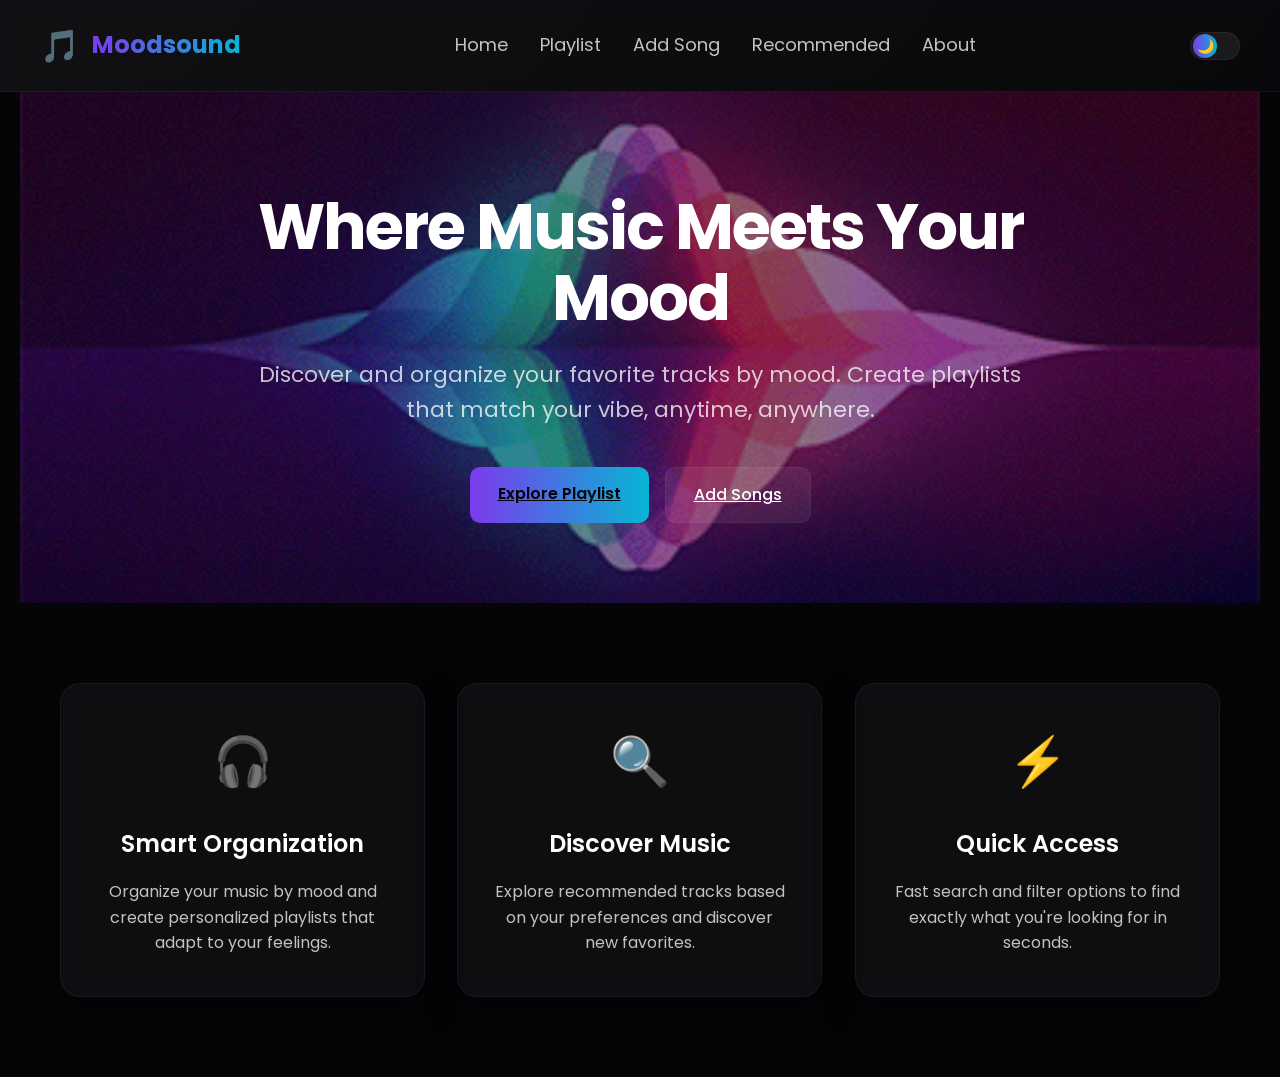
<file: index.html>
<!doctype html>
<html>
<head>
<meta charset="utf-8">
<title>Moodsound — Home</title>
<link rel="stylesheet" href="style.css" />
</head>
<body>
<nav class="nav">
<div class="nav-brand">
<span class="logo">🎵</span>
<span class="brand-name">Moodsound</span>
</div>
<div class="nav-links">
<a href="index.html">Home</a>
<a href="playlist.html">Playlist</a>
<a href="add.html">Add Song</a>
<a href="recommended.html">Recommended</a>
<a href="about.html">About</a>
</div>
<div class="nav-actions">
<button id="themeToggle" class="theme-toggle" title="Toggle theme">
<div class="theme-toggle-slider">
<span class="theme-toggle-icon">🌙</span>
</div>
</button>
</div>
</nav>

<main class="main-content">
<header class="hero" style="background-image: url('bg.gif'); background-size: cover; background-position: center; background-blend-mode: overlay;">
<div class="hero-content">
<h1 class="hero-title">Where Music Meets Your Mood</h1>
<p class="hero-subtitle">Discover and organize your favorite tracks by mood. Create playlists that match your vibe, anytime, anywhere.</p>
<div class="hero-actions">
<a href="playlist.html" class="btn btn-primary">Explore Playlist</a>
<a href="add.html" class="btn btn-secondary">Add Songs</a>
</div>
</div>
</header>

<section class="features-section">
<div class="container">
<div class="feature-card">
<div class="feature-icon">🎧</div>
<h3>Smart Organization</h3>
<p>Organize your music by mood and create personalized playlists that adapt to your feelings.</p>
</div>
<div class="feature-card" >
<div class="feature-icon">🔍</div>
<h3>Discover Music</h3>
<p>Explore recommended tracks based on your preferences and discover new favorites.</p>
</div>
<div class="feature-card">
<div class="feature-icon">⚡</div>
<h3>Quick Access</h3>
<p>Fast search and filter options to find exactly what you're looking for in seconds.</p>
</div>
</div>
</section>
</main>

<script src="theme.js"></script>
</body>
</html>
</file>
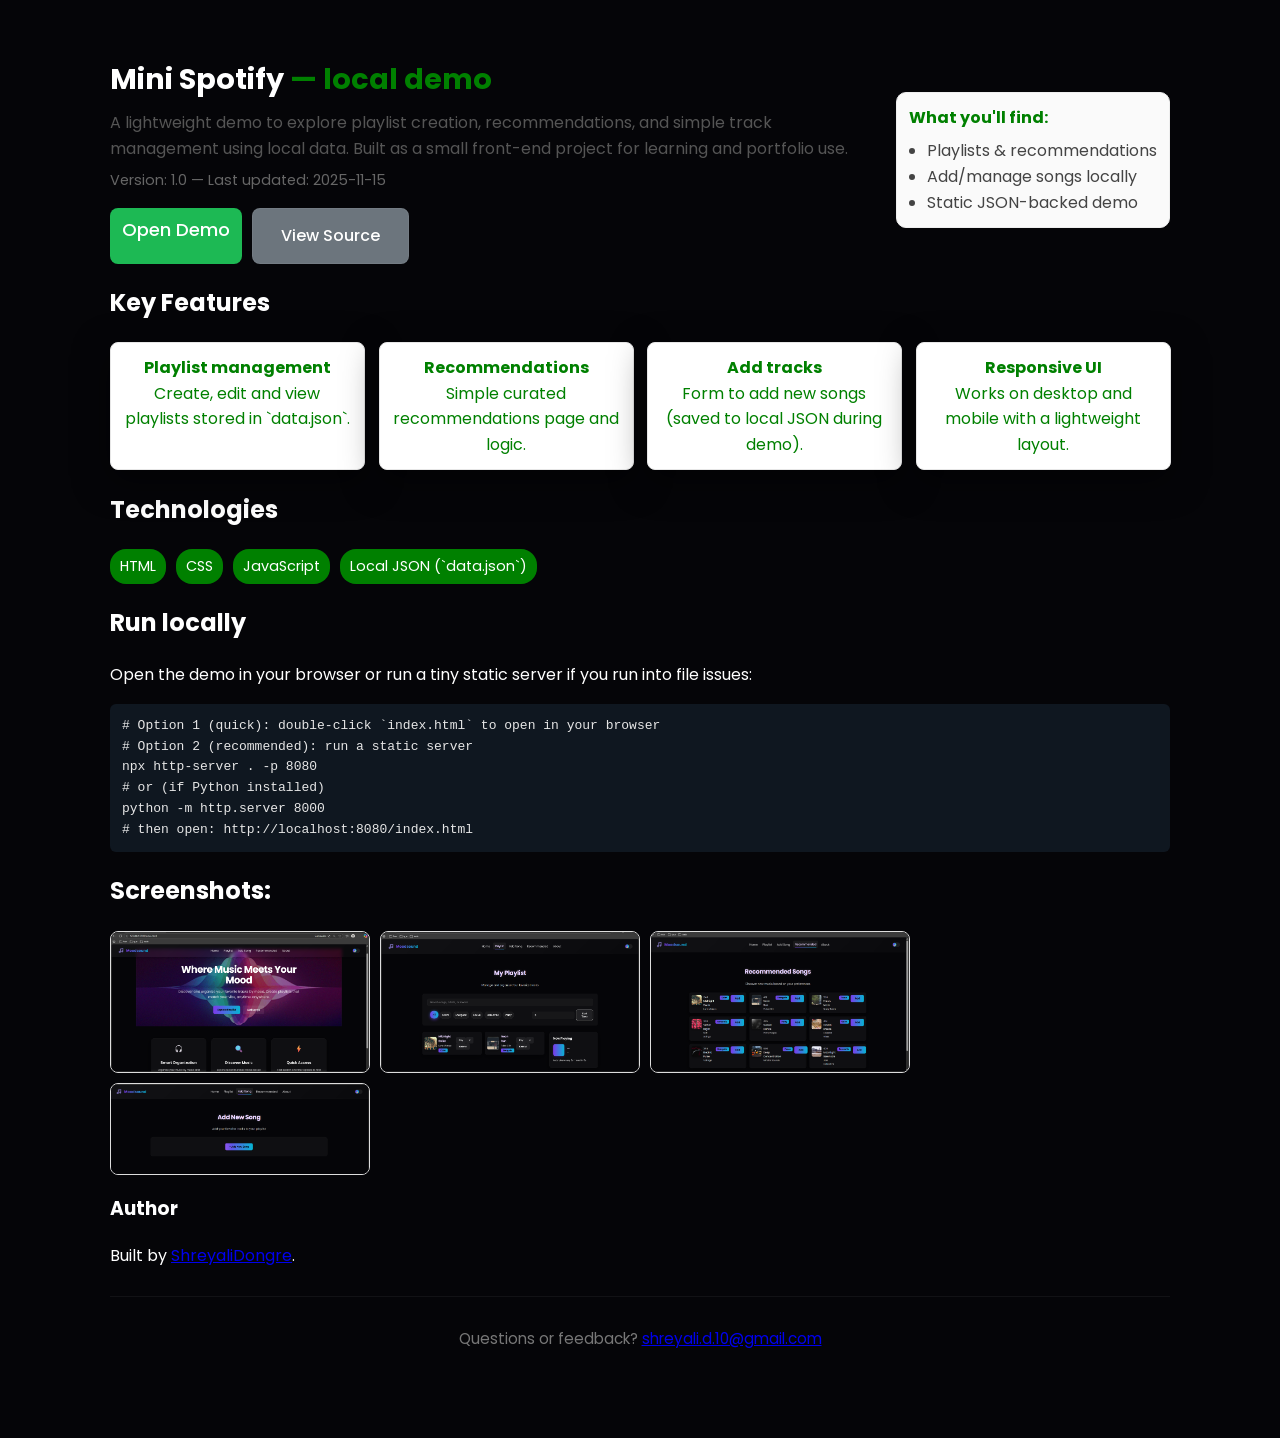
<file: about.html>
<!doctype html>
<html lang="en">
<head>
  <meta charset="utf-8" />
  <meta name="viewport" content="width=device-width,initial-scale=1" />
  <title>About — Mini Spotify</title>
  <link rel="stylesheet" href="style.css" />
  <style>
    .about-container { max-width: 1100px; margin: 36px auto; padding: 20px; }
    .about-hero { display:flex; gap:20px; align-items:center; flex-wrap:wrap; }
    .about-hero .title { flex:1 1 320px; }
    .about-hero h1 { margin:0 0 8px; font-size:1.8rem; }
    .about-hero p.lead { margin:0; color:#555; }
    .features-grid { display:grid; grid-template-columns:repeat(auto-fit,minmax(220px,1fr)); gap:14px; margin:20px 0; }
    .feature-card { border:1px solid #e6e6e6; padding:12px; border-radius:8px; background:#ffffff; }
    .tech-list { display:flex; flex-wrap:wrap; gap:10px; margin:10px 0; }
    .tech-pill { padding:6px 10px; background:#f3f3f3; border-radius:16px; font-size:.9rem; }
    .screenshot-row { display:flex; gap:10px; flex-wrap:wrap; margin-top:12px; }
    .screenshot-row img { width:260px; max-width:100%; border-radius:8px; border:1px solid #ddd; }
    .cta-row { margin-top:16px; display:flex; gap:10px; flex-wrap:wrap; }
    .btn { display:inline-block; padding:8px 12px; border-radius:8px; text-decoration:none; color:#fff; background:#1db954; }
    .btn.secondary { background:#6c757d; }
    pre.run { background:#0f1720; color:#e6e6e6; padding:12px; border-radius:6px; overflow:auto; }
    .meta { color:#666; font-size:.9rem; margin-top:8px; }
    @media (max-width:520px){ .about-hero{flex-direction:column} }
  </style>
</head>
<body>
  <main class="about-container">
    <section class="about-hero">
      <div class="title">
        <h1 >Mini Spotify <span style="color:green"> — local demo</span></h1>
        <p class="lead">A lightweight demo to explore playlist creation, recommendations, 
            and simple track management using local data. Built as a small front-end project for learning and portfolio use.</p>
        <div class="meta">Version: 1.0 — Last updated: 2025-11-15</div>
        <div class="cta-row">
          <a class="btn" href="index.html">Open Demo</a>
          <a class="btn secondary" href="https://github.com/ShreyaliDongre/mini-spotify" target="_blank" rel="noopener">View Source</a>
        </div>
      </div>
      <div style="min-width:220px">
        <div style="background:#fafafa;padding:12px;border-radius:10px;border:1px solid #eee;">
          <strong style="color:green">What you'll find:</strong>
          <ul style="margin:8px 0 0 18px;padding:0;color:#444">
            <li>Playlists & recommendations</li>
            <li>Add/manage songs locally</li>
            <li>Static JSON-backed demo</li>
          </ul>
        </div>
      </div>
    </section>

    <section>
      <h2>Key Features</h2>
      <div class="features-grid">
        <div class="feature-card" ><strong style="color:green">Playlist management</strong><div style="color:green">Create, edit and view playlists stored in `data.json`.</div></div>
        <div class="feature-card"><strong style="color:green">Recommendations</strong><div style="color:green">Simple curated recommendations page and logic.</div></div>
        <div class="feature-card"><strong style="color:green">Add tracks</strong><div style="color:green">Form to add new songs (saved to local JSON during demo).</div></div>
        <div class="feature-card"><strong style="color:green">Responsive UI</strong><div style="color:green">Works on desktop and mobile with a lightweight layout.</div></div>
      </div>
    </section>

    <section>
      <h2>Technologies</h2>
      <div class="tech-list">
        <span class="tech-pill" style="background-color: green">HTML</span>
        <span class="tech-pill" style="background-color: green">CSS</span>
        <span class="tech-pill" style="background-color: green">JavaScript</span>
        <span class="tech-pill" style="background-color: green">Local JSON (`data.json`)</span>
      </div>
    </section>

    <section>
      <h2>Run locally</h2>
      <p>Open the demo in your browser or run a tiny static server if you run into file issues:</p>
      <pre class="run"># Option 1 (quick): double-click `index.html` to open in your browser
# Option 2 (recommended): run a static server
npx http-server . -p 8080
# or (if Python installed)
python -m http.server 8000
# then open: http://localhost:8080/index.html
</pre>
    </section>

    <section>
      <h2>Screenshots:</h2>
      <div class="screenshot-row">
        <img src="index.png" alt="Index page screenshot" />
        <img src="playlist.png" alt="Playlist page screenshot " />
        <img src="recmd.png" alt="Recommended page screenshot " />
        <img src="add.png" alt="Add page screenshot " />

      </div>
    </section>

    <section style="margin-top:18px">
      <h3>Author</h3>
      <p>Built by <a href="https://github.com/ShreyaliDongre" target="_blank" rel="noopener">ShreyaliDongre</a>.
    </section>

    <footer style="margin-top:28px;color:#777;font-size:.95rem">
      <div>Questions or feedback? <a href="mailto:shreyali.d.10@gmail.com">shreyali.d.10@gmail.com</a></div>
    </footer>
  </main>
</body>
</html>
</file>
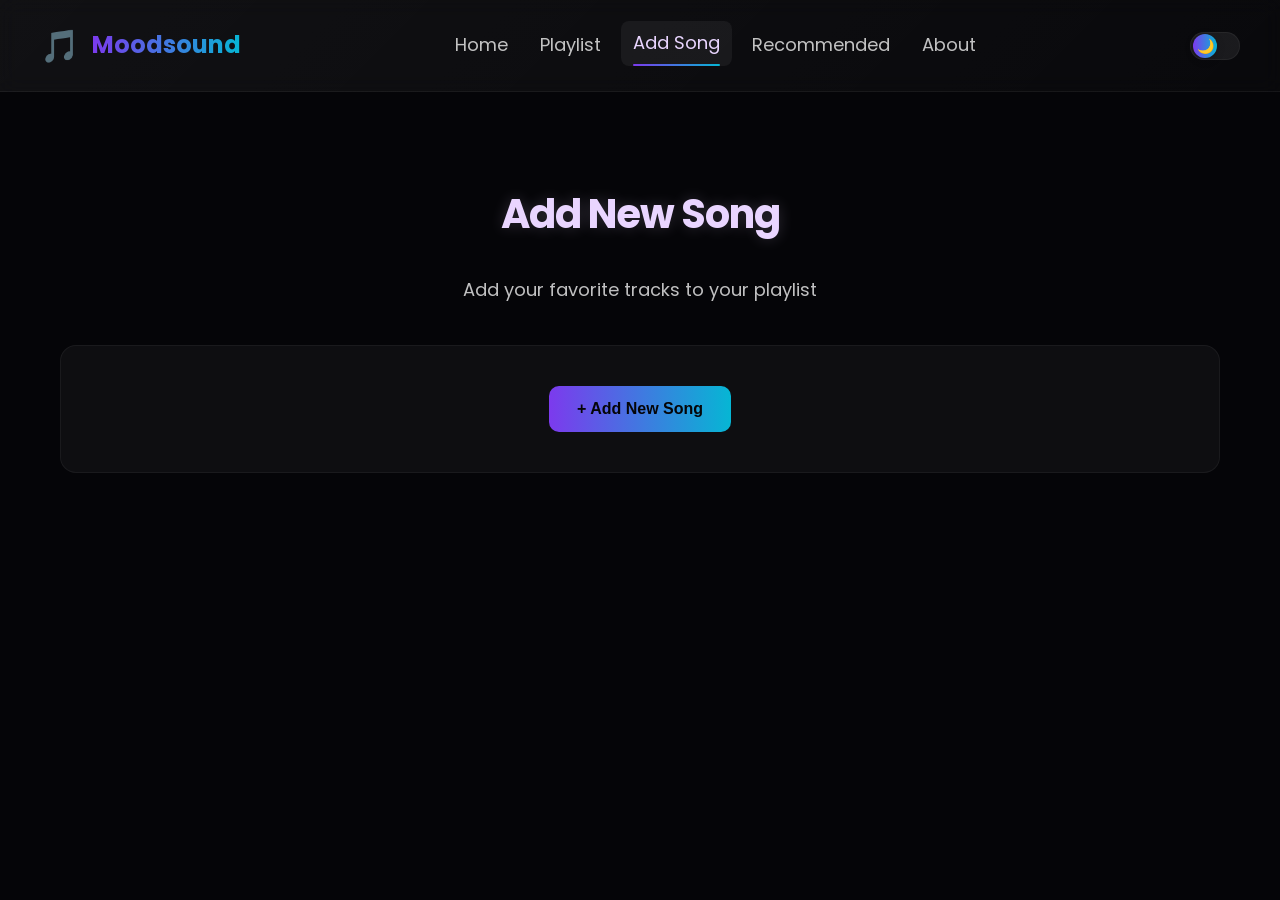
<file: add.html>
<!doctype html>
<html>
<head>
<meta charset="utf-8">
<title>Add Song — Moodsound</title>
<link rel="stylesheet" href="style.css" />
</head>
<body>
<nav class="nav">
<div class="nav-brand">
<span class="logo">🎵</span>
<span class="brand-name">Moodsound</span>
</div>
<div class="nav-links">
<a href="index.html">Home</a>
<a href="playlist.html">Playlist</a>
<a href="add.html" class="active">Add Song</a>
<a href="recommended.html">Recommended</a>
<a href="about.html">About</a>
</div>
<div class="nav-actions">
<button id="themeToggle" class="theme-toggle" title="Toggle theme">
<div class="theme-toggle-slider">
<span class="theme-toggle-icon">🌙</span>
</div>
</button>
</div>
</nav>

<main class="main-content">
<header class="page-header">
<h1 class="page-title">Add New Song</h1>
<p class="page-subtitle">Add your favorite tracks to your playlist</p>
</header>

<div class="container">
<div class="add-song-section">
<button class="btn btn-primary" id="openModal">+ Add New Song</button>
</div>


<div id="modal" class="modal hidden">
<div class="modal-content">
<h2>Add Song</h2>
<form id="addSongForm">
<input id="songTitle" class="input" placeholder="Song title" required />
<input id="songArtist" class="input" placeholder="Artist" required />
<select id="songMood" class="input">
<option value="">-- Select Mood --</option>
<option value="Calm">Calm</option>
<option value="Energetic">Energetic</option>
<option value="Focus">Focus</option>
<option value="Romantic">Romantic</option>
<option value="Party">Party</option>
</select>
<input id="coverUrl" class="input" placeholder="Cover image URL (optional)" />
<div class="row">
<button class="btn primary" type="submit">Add</button>
<button class="btn" id="closeModal" type="button">Cancel</button>
</div>
<p id="formMsg" class="muted"></p>
</form>
</div>
</div>


<p id="formMsg" class="muted"></p>
</form>
</div>
</div>
</main>

<script src="add.js"></script>
<script src="theme.js"></script>
</body>
</html>
</file>
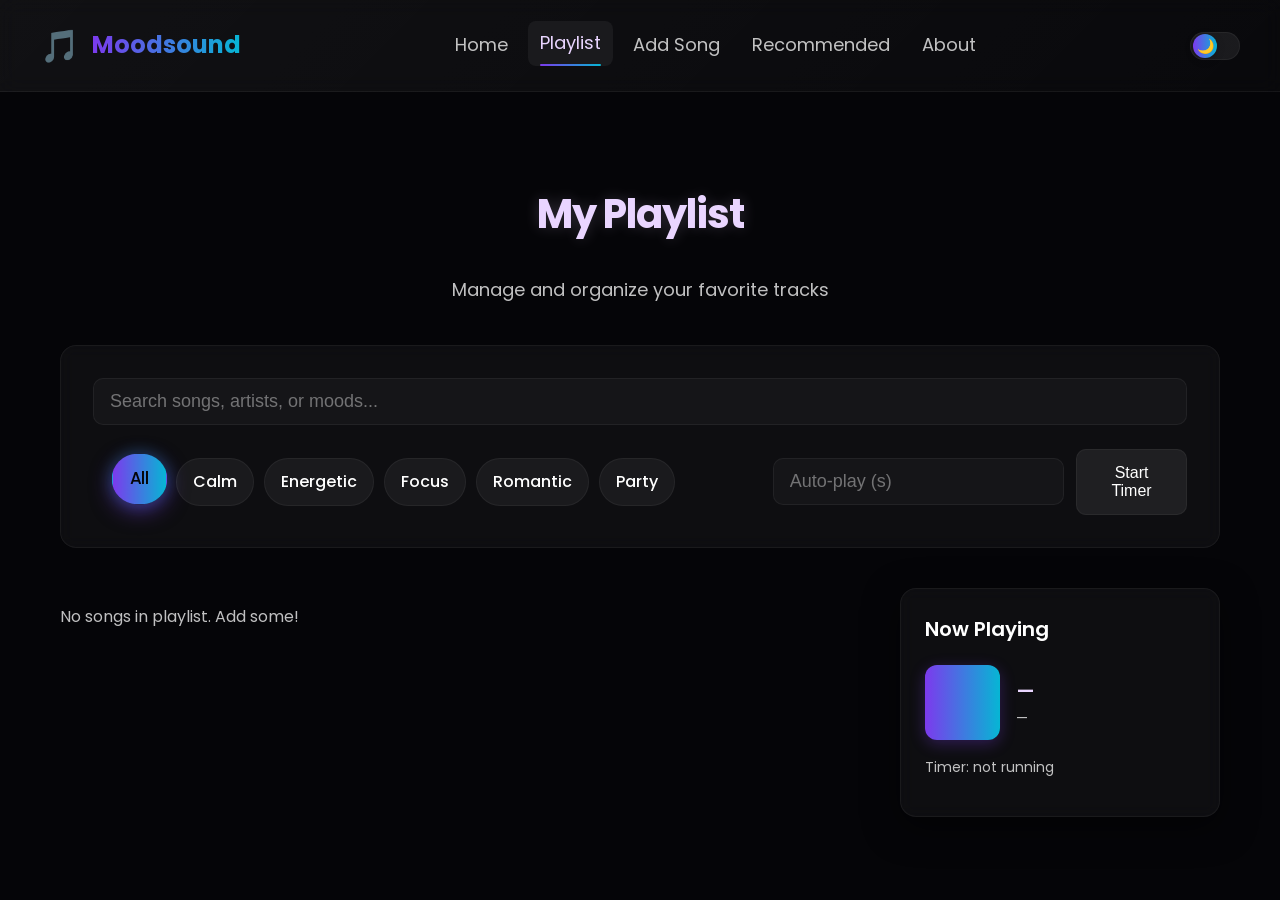
<file: playlist.html>
<!doctype html>
<html>
<head>
<meta charset="utf-8">
<title>Moodsound — Playlist</title>
<link rel="stylesheet" href="style.css" />
</head>
<body>
<nav class="nav">
<div class="nav-brand">
<span class="logo">🎵</span>
<span class="brand-name">Moodsound</span>
</div>
<div class="nav-links">
<a href="index.html">Home</a>
<a href="playlist.html" class="active">Playlist</a>
<a href="add.html">Add Song</a>
<a href="recommended.html">Recommended</a>
<a href="about.html">About</a>
</div>
<div class="nav-actions">
<button id="themeToggle" class="theme-toggle" title="Toggle theme">
<div class="theme-toggle-slider">
<span class="theme-toggle-icon">🌙</span>
</div>
</button>
</div>
</nav>

<main class="main-content">
<header class="page-header">
<h1 class="page-title">My Playlist</h1>
<p class="page-subtitle">Manage and organize your favorite tracks</p>
</header>

<div class="container">
<div class="tools-section">
<div class="search-wrapper">
<input id="search" class="input search-input" placeholder="Search songs, artists, or moods..." />
</div>
<div class="controls-group">
<div class="mood-filters">
<div id="moodChips" class="mood-chips"></div>
</div>
<div class="timer-controls">
<input id="timerInput" class="input input-small" placeholder="Auto-play (s)" type="number" />
<button class="btn btn-secondary" id="startTimer">Start Timer</button>
</div>
</div>
</div>

<div class="content-grid">
<div class="playlist-section">
<div id="playlist" class="playlist-page-grid"></div>
</div>

<aside class="sidebar">
<div class="now-playing-card">
<h3 class="card-title">Now Playing</h3>
<div class="now">
<div class="cover"></div>
<div class="now-info">
<div id="nowTitle" class="now-title">—</div>
<div id="nowArtist" class="muted small">—</div>
</div>
</div>
<p id="timerLabel" class="muted small">Timer: not running</p>
</div>
</aside>
</div>
</div>
</main>


<script src="data-loader.js"></script>
<script src="playlist.js"></script>
<script src="theme.js"></script>
</body>
</html>
</file>
<file: style.css>
@import url('https://fonts.googleapis.com/css2?family=Poppins:wght@300;400;600;700&display=swap');

:root{
  --bg:#050508;
  --card: rgba(255,255,255,0.04);
  --muted: rgba(255,255,255,0.75);
  --accent:#e9d5ff;
  --neon1:#7c3aed;
  --neon2:#06b6d4;
  --glass: rgba(255,255,255,0.04);
  --glass2: rgba(255,255,255,0.08);
  --shadow:0 10px 35px rgba(0,0,0,0.5);
  --shadow-glow:0 0 20px rgba(124,58,237,0.3);
  --transition:0.25s ease;
  --big:20px;
  --text-primary: #ffffff;
  --border-color: rgba(255,255,255,0.05);
}

/* Light Theme Variables */
[data-theme="light"] {
  --bg: #f5f5f7;
  --card: rgba(0,0,0,0.04);
  --muted: rgba(0,0,0,0.65);
  --accent: #7c3aed;
  --neon1: #7c3aed;
  --neon2: #06b6d4;
  --glass: rgba(0,0,0,0.04);
  --glass2: rgba(0,0,0,0.08);
  --shadow: 0 10px 35px rgba(0,0,0,0.1);
  --shadow-glow: 0 0 20px rgba(124,58,237,0.2);
  --text-primary: #1a1a1a;
  --border-color: rgba(0,0,0,0.1);
}

[data-theme="light"] body {
  color: var(--text-primary);
  background: var(--bg);
}

* {
  box-sizing: border-box;
}

body{
  background:var(--bg);
  font-family:Poppins, sans-serif;
  margin:0;
  color:var(--text-primary);
  min-height: 100vh;
  line-height: 1.6;
  transition: background-color 0.3s ease, color 0.3s ease;
  overflow-x: hidden;
}

html {
  scroll-behavior: smooth;
}

/* ======================= NAVIGATION ======================= */
.nav{
  display:flex;
  gap:24px;
  padding:20px 40px;
  background:linear-gradient(135deg,rgba(255,255,255,0.05),rgba(255,255,255,0.02));
  backdrop-filter:blur(10px);
  position:sticky;
  top:0;
  z-index:50;
  border-bottom: 1px solid var(--border-color);
  align-items: center;
  justify-content: space-between;
  max-width: 100%;
  animation: slideInUp 0.5s ease;
  transition: all 0.3s ease;
}

.nav.scrolled {
  padding: 16px 40px;
  box-shadow: 0 4px 20px rgba(0,0,0,0.3);
}

[data-theme="light"] .nav {
  background: linear-gradient(135deg, rgba(0,0,0,0.03), rgba(0,0,0,0.01));
}

.nav-brand {
  display: flex;
  align-items: center;
  gap: 12px;
  font-size: 24px;
  font-weight: 700;
  color: var(--accent);
  text-decoration: none;
}

.logo {
  font-size: 32px;
  
}

.brand-name {
  background: linear-gradient(90deg, var(--neon1), var(--neon2));
  -webkit-background-clip: text;
  -webkit-text-fill-color: transparent;
  background-clip: text;
}

.nav-links {
  display: flex;
  gap: 8px;
  align-items: center;
  flex: 1;
  justify-content: center;
}

.nav-actions {
  display: flex;
  align-items: center;
  gap: 12px;
}

.nav a{
  color:var(--muted);
  text-decoration:none;
  font-size:18px;
  transition:var(--transition);
  padding: 8px 12px;
  border-radius: 8px;
  position: relative;
}

.nav a:hover,.nav a.active{
  color:var(--accent);
  transform:translateY(-2px);
  background: rgba(255,255,255,0.05);
}

[data-theme="light"] .nav a:hover,
[data-theme="light"] .nav a.active {
  background: rgba(0,0,0,0.05);
}

.nav a.active::after {
  content: '';
  position: absolute;
  bottom: 0;
  left: 12px;
  right: 12px;
  height: 2px;
  background: linear-gradient(90deg, var(--neon1), var(--neon2));
  border-radius: 2px;
}

/* Theme Toggle Button */
.theme-toggle {
  background: rgba(255,255,255,0.07);
  border: 1px solid var(--border-color);
  border-radius: 20px;
  width: 50px;
  height: 28px;
  position: relative;
  cursor: pointer;
  transition: var(--transition);
  padding: 2px;
  display: flex;
  align-items: center;
}

.theme-toggle:hover {
  background: rgba(255,255,255,0.1);
  transform: translateY(-1px);
}

[data-theme="light"] .theme-toggle {
  background: rgba(0,0,0,0.07);
}

[data-theme="light"] .theme-toggle:hover {
  background: rgba(0,0,0,0.1);
}

.theme-toggle-slider {
  width: 24px;
  height: 24px;
  background: linear-gradient(90deg, var(--neon1), var(--neon2));
  border-radius: 50%;
  transition: transform 0.3s ease;
  display: flex;
  align-items: center;
  justify-content: center;
  box-shadow: 0 2px 8px rgba(0,0,0,0.2);
}

[data-theme="light"] .theme-toggle-slider {
  transform: translateX(22px);
  background: linear-gradient(90deg, #ffd700, #ff8c00);
}

.theme-toggle-icon {
  font-size: 14px;
  color: #050508;
  font-weight: bold;
}

[data-theme="light"] .theme-toggle-icon {
  color: #fff;
}

/* ======================= MAIN CONTENT ======================= */
.main-content {
  max-width: 1400px;
  margin: 0 auto;
  padding: 0 20px;
}

.container {
  max-width: 1200px;
  margin: 0 auto;
  padding: 0 20px;
}

.hero {
  padding: 100px 20px 80px;
  text-align: center;
  animation: fadeIn 0.8s ease;
  position: relative;
  overflow: hidden;
}

.hero::before {
  content: '';
  position: absolute;
  top: -50%;
  left: -50%;
  width: 200%;
  height: 200%;
  background: radial-gradient(circle, rgba(124,58,237,0.1) 0%, transparent 70%);
  animation: pulse 4s ease-in-out infinite;
  pointer-events: none;
}

.hero-content {
  max-width: 800px;
  margin: 0 auto;
}

.hero-title {
  font-size: 64px;
  font-weight: 700;
  color: var(--text-primary);
  margin: 0 0 24px 0;
  line-height: 1.1;
  letter-spacing: -2px;
  animation: slideInUp 0.8s ease 0.2s both;
  position: relative;
  z-index: 1;
}

.hero-subtitle {
  font-size: 22px;
  color: var(--muted);
  margin: 0 0 40px 0;
  line-height: 1.6;
  animation: slideInUp 0.8s ease 0.4s both;
  position: relative;
  z-index: 1;
}

.hero-actions {
  display: flex;
  gap: 16px;
  justify-content: center;
  flex-wrap: wrap;
  animation: slideInUp 0.8s ease 0.6s both;
  position: relative;
  z-index: 1;
}

.page-header {
  text-align: center;
  padding: 60px 20px 40px;
  animation: fadeIn 0.6s ease;
}

.page-title {
  font-size: 48px;
  font-weight: 700;
  color: var(--text-primary);
  margin: 0 0 12px 0;
  letter-spacing: -1px;
}

.page-subtitle {
  font-size: 18px;
  color: var(--muted);
  margin: 0;
}

@keyframes fadeIn {
  from { opacity: 0; transform: translateY(20px); }
  to { opacity: 1; transform: translateY(0); }
}

@keyframes slideInUp {
  from {
    opacity: 0;
    transform: translateY(30px);
  }
  to {
    opacity: 1;
    transform: translateY(0);
  }
}

@keyframes float {
  0%, 100% {
    transform: translateY(0px);
  }
  50% {
    transform: translateY(-10px);
  }
}

@keyframes pulse {
  0%, 100% {
    opacity: 1;
  }
  50% {
    opacity: 0.7;
  }
}

@keyframes shimmer {
  0% {
    background-position: -1000px 0;
  }
  100% {
    background-position: 1000px 0;
  }
}

@keyframes scaleIn {
  from {
    opacity: 0;
    transform: scale(0.9);
  }
  to {
    opacity: 1;
    transform: scale(1);
  }
}

.page-title{
  margin:30px;
  font-size:40px;
  color:var(--accent);
  text-align:center;
  text-shadow: 0 0 15px rgba(233,213,255,0.2);
}

.muted {
  color: var(--muted);
}

.small {
  font-size: 14px;
}

h2, h3, h4, h5, h6 {
  color: var(--text-primary);
}

p {
  color: var(--text-primary);
}

.home-section {
  color: var(--text-primary);
}

.home-section h2 {
  color: var(--accent);
}

.features-section {
  padding: 80px 20px;
}

.features-section .container {
  display: grid;
  grid-template-columns: repeat(auto-fit, minmax(280px, 1fr));
  gap: 32px;
  max-width: 1200px;
  margin: 0 auto;
}

.feature-card {
  background: var(--glass);
  padding: 40px 32px;
  border-radius: 20px;
  backdrop-filter: blur(8px);
  box-shadow: var(--shadow);
  border: 1px solid var(--border-color);
  transition: all 0.4s cubic-bezier(0.4, 0, 0.2, 1);
  text-align: center;
  animation: scaleIn 0.6s ease both;
  position: relative;
  overflow: hidden;
}

.feature-card::before {
  content: '';
  position: absolute;
  top: 0;
  left: -100%;
  width: 100%;
  height: 100%;
  background: linear-gradient(90deg, transparent, rgba(255,255,255,0.1), transparent);
  transition: left 0.5s ease;
}

.feature-card:hover::before {
  left: 100%;
}

.feature-card:nth-child(1) {
  animation-delay: 0.1s;
}

.feature-card:nth-child(2) {
  animation-delay: 0.2s;
}

.feature-card:nth-child(3) {
  animation-delay: 0.3s;
}

.feature-card:hover {
  transform: translateY(-12px) scale(1.02);
  box-shadow: 0 25px 60px rgba(0,0,0,0.7), 0 0 30px rgba(124,58,237,0.3);
  background: rgba(255,255,255,0.08);
  border-color: rgba(124,58,237,0.3);
}

[data-theme="light"] .feature-card:hover {
  background: rgba(0,0,0,0.06);
  box-shadow: 0 20px 50px rgba(0,0,0,0.15);
}

.feature-icon {
  font-size: 48px;
  margin-bottom: 24px;
  display: block;
  animation: float 3s ease-in-out infinite;
  transition: transform 0.3s ease;
}

.feature-card:hover .feature-icon {
  animation: float 2s ease-in-out infinite;
  transform: scale(1.1);
}

.feature-card h3 {
  font-size: 24px;
  font-weight: 600;
  color: var(--text-primary);
  margin: 0 0 16px 0;
}

.feature-card p {
  color: var(--muted);
  line-height: 1.6;
  margin: 0;
}

.tools-section {
  background: var(--glass);
  padding: 32px;
  border-radius: 16px;
  margin-bottom: 40px;
  border: 1px solid var(--border-color);
  backdrop-filter: blur(8px);
}

.search-wrapper {
  margin-bottom: 24px;
}

.search-input {
  font-size: 16px;
  padding: 14px 20px;
}

.controls-group {
  display: flex;
  gap: 24px;
  flex-wrap: wrap;
  align-items: center;
  justify-content: space-between;
}

.mood-filters {
  flex: 1;
  min-width: 200px;
}

.timer-controls {
  display: flex;
  gap: 12px;
  align-items: center;
}

.input-small {
  width: 140px;
  padding: 10px 14px;
  font-size: 14px;
}

.input{
  width:100%;
  padding:12px 16px;
  font-size:18px;
  border-radius:10px;
  border:1px solid var(--border-color);
  background:rgba(255,255,255,0.03);
  color:var(--text-primary);
  transition: var(--transition);
  outline: none;
}

[data-theme="light"] .input {
  background: rgba(0,0,0,0.03);
  border-color: var(--border-color);
}

select.input {
  color: var(--text-primary);
}

select.input option {
  background: var(--bg);
  color: var(--text-primary);
}

[data-theme="light"] .input:focus {
  background: rgba(0,0,0,0.05);
  box-shadow: 0 0 0 3px rgba(124,58,237,0.15);
}

.input:focus {
  border-color: var(--neon1);
  background: rgba(255,255,255,0.05);
  box-shadow: 0 0 0 3px rgba(124,58,237,0.1);
}

.input::placeholder {
  color: rgba(255,255,255,0.4);
}

[data-theme="light"] .input::placeholder {
  color: rgba(0,0,0,0.4);
}

.input.tiny{ width:100px; }

/* ======================= ADD SONG SECTION ======================= */
.add-song-section {
  text-align: center;
  padding: 40px 20px;
  background: var(--glass);
  border-radius: 16px;
  border: 1px solid var(--border-color);
  margin-bottom: 40px;
}

.btn{
  padding:12px 20px;
  background:rgba(255,255,255,0.07);
  border:none;
  border-radius:10px;
  cursor:pointer;
  font-size:18px;
  color:var(--text-primary);
  transition:var(--transition);
  font-weight: 500;
  position: relative;
  overflow: hidden;
}

[data-theme="light"] .btn {
  background: rgba(0,0,0,0.07);
  color: var(--text-primary);
}

[data-theme="light"] .btn:hover {
  background: rgba(0,0,0,0.1);
}

.btn-primary,
.btn.primary {
  background: linear-gradient(90deg, var(--neon1), var(--neon2));
  font-weight: 600;
  color: #050508;
  padding: 14px 28px;
  font-size: 16px;
  position: relative;
  overflow: hidden;
  transition: all 0.3s ease;
}

.btn-primary::before {
  content: '';
  position: absolute;
  top: 0;
  left: -100%;
  width: 100%;
  height: 100%;
  background: linear-gradient(90deg, transparent, rgba(255,255,255,0.3), transparent);
  transition: left 0.5s ease;
}

.btn-primary:hover::before {
  left: 100%;
}

.btn-primary:hover {
  transform: translateY(-2px) scale(1.05);
  box-shadow: 0 10px 30px rgba(124,58,237,0.5), 0 0 20px rgba(6,182,212,0.4);
}

.btn-secondary,
.btn.secondary {
  background: rgba(255,255,255,0.07);
  color: var(--text-primary);
  border: 1px solid var(--border-color);
  padding: 14px 28px;
  font-size: 16px;
}

[data-theme="light"] .btn-secondary {
  background: rgba(0,0,0,0.07);
}

.btn-secondary:hover {
  background: rgba(255,255,255,0.12);
  transform: translateY(-2px);
}

[data-theme="light"] .btn-secondary:hover {
  background: rgba(0,0,0,0.12);
}

.btn:hover{
  transform:translateY(-3px);
  box-shadow:var(--shadow), var(--shadow-glow);
}

.btn:active {
  transform: translateY(-1px);
}

.btn.primary:hover {
  box-shadow: 0 8px 25px rgba(124,58,237,0.4), 0 0 20px rgba(6,182,212,0.3);
}

.card{
  background:var(--glass);
  padding:20px;
  margin:20px;
  border-radius:14px;
  backdrop-filter:blur(8px);
  box-shadow:var(--shadow);
  border: 1px solid var(--border-color);
  transition: var(--transition);
  color: var(--text-primary);
}

.card p {
  color: var(--text-primary);
}

.card:hover {
  background: rgba(255,255,255,0.06);
  transform: translateY(-2px);
  box-shadow: 0 12px 40px rgba(0,0,0,0.6);
}

[data-theme="light"] .card:hover {
  background: rgba(0,0,0,0.06);
  box-shadow: 0 12px 40px rgba(0,0,0,0.15);
}

/* ======================= CONTENT GRID ======================= */
.content-grid {
  display: grid;
  grid-template-columns: 1fr 320px;
  gap: 32px;
  margin-bottom: 40px;
}

.playlist-section {
  min-width: 0;
}

/* ======================= PLAYLIST GRID ======================= */
.playlist-page-grid {
  display: grid;
  grid-template-columns: repeat(auto-fill, minmax(280px, 1fr));
  gap: 20px;
  padding: 0;
}

.song-card:nth-child(1) { animation-delay: 0.05s; }
.song-card:nth-child(2) { animation-delay: 0.1s; }
.song-card:nth-child(3) { animation-delay: 0.15s; }
.song-card:nth-child(4) { animation-delay: 0.2s; }
.song-card:nth-child(5) { animation-delay: 0.25s; }
.song-card:nth-child(6) { animation-delay: 0.3s; }
.song-card:nth-child(7) { animation-delay: 0.35s; }
.song-card:nth-child(8) { animation-delay: 0.4s; }

.song-card{
  background:rgba(255,255,255,0.04);
  padding:14px;
  border-radius:14px;
  display:flex;
  gap:12px;
  align-items:center;
  box-shadow:var(--shadow);
  border: 1px solid var(--border-color);
  transition: all 0.4s cubic-bezier(0.4, 0, 0.2, 1);
  cursor: pointer;
  animation: scaleIn 0.5s ease both;
  position: relative;
  overflow: hidden;
}

.song-card::after {
  content: '';
  position: absolute;
  top: 50%;
  left: 50%;
  width: 0;
  height: 0;
  border-radius: 50%;
  background: radial-gradient(circle, rgba(124,58,237,0.2) 0%, transparent 70%);
  transform: translate(-50%, -50%);
  transition: width 0.6s ease, height 0.6s ease;
}

.song-card:hover::after {
  width: 300px;
  height: 300px;
}

[data-theme="light"] .song-card {
  background: rgba(0,0,0,0.04);
}

.song-card:hover {
  background: rgba(255,255,255,0.08);
  transform: translateY(-6px) scale(1.02);
  box-shadow: 0 15px 40px rgba(0,0,0,0.7), 0 0 20px rgba(124,58,237,0.3);
  border-color: rgba(124,58,237,0.4);
  z-index: 10;
}

[data-theme="light"] .song-card:hover {
  background: rgba(0,0,0,0.06);
  box-shadow: 0 12px 35px rgba(0,0,0,0.15), 0 0 15px rgba(124,58,237,0.15);
}

.song-cover{
  width:80px;
  height:80px;
  background:#111;
  border-radius:10px;
  overflow:hidden;
  flex-shrink: 0;
  box-shadow: 0 4px 12px rgba(0,0,0,0.3);
}

.song-title{ 
  font-size:18px; 
  color:var(--accent); 
  margin: 0 0 4px 0;
  font-weight: 600;
}
.song-artist{ 
  font-size:14px; 
  color:var(--muted); 
  margin: 0;
}
.tag-chip{
  margin-top:6px;
  box-sizing:content-box;
  padding:6px 12px;
  background:linear-gradient(90deg,var(--neon1),var(--neon2));
  border-radius:6px;
  font-size:13px;
  display:inline-block;
  color: #050508;
  font-weight: 800;
  line-height: 1;
  height: fit-content;
}

.song-actions button{
  font-size:14px;
  margin-left: auto;
}

/* ======================= MOOD CHIPS ======================= */
.mood-chips{
  display:flex;
  gap:10px;
  flex-wrap:wrap;
  padding-left:20px;
}
.chip{
  padding:10px 16px;
  background:rgba(255,255,255,0.05);
  border-radius:999px;
  font-size:16px;
  cursor:pointer;
  transition: all 0.3s cubic-bezier(0.4, 0, 0.2, 1);
  border: 1px solid var(--border-color);
  font-weight: 500;
  position: relative;
  overflow: hidden;
}

.chip::before {
  content: '';
  position: absolute;
  top: 50%;
  left: 50%;
  width: 0;
  height: 0;
  border-radius: 50%;
  background: rgba(124,58,237,0.2);
  transform: translate(-50%, -50%);
  transition: width 0.4s ease, height 0.4s ease;
}

.chip:hover::before {
  width: 200px;
  height: 200px;
}

[data-theme="light"] .chip {
  background: rgba(0,0,0,0.05);
}

.chip:hover {
  background: rgba(255,255,255,0.08);
  transform: translateY(-2px);
}

[data-theme="light"] .chip:hover {
  background: rgba(0,0,0,0.08);
}

.chip.active{
  background:linear-gradient(90deg,var(--neon1),var(--neon2));
  color:#050508;
  transform:translateY(-3px) scale(1.05);
  box-shadow: 0 6px 20px rgba(124,58,237,0.5), 0 0 15px rgba(6,182,212,0.3);
  border-color: transparent;
  animation: pulse 2s ease-in-out infinite;
}

.chip.active::before {
  display: none;
}

.sidebar {
  position: sticky;
  top: 100px;
  height: fit-content;
}

.now-playing-card {
  background: var(--glass);
  padding: 24px;
  border-radius: 16px;
  backdrop-filter: blur(8px);
  box-shadow: var(--shadow);
  border: 1px solid var(--border-color);
}

.card-title {
  font-size: 20px;
  font-weight: 600;
  color: var(--text-primary);
  margin: 0 0 20px 0;
}

/* ======================= NOW PLAYING ======================= */
.now {
  display: flex;
  gap: 16px;
  padding: 0;
  align-items: center;
  margin-bottom: 16px;
}

.now-info {
  flex: 1;
  min-width: 0;
}

[data-theme="light"] .now {
  background: transparent;
}
.now .cover{
  width:75px;
  height:75px;
  background:linear-gradient(90deg,var(--neon1),var(--neon2));
  border-radius:12px;
  flex-shrink: 0;
  box-shadow: 0 4px 15px rgba(124,58,237,0.3);
}
.now-title{
  font-size:20px;
  color:var(--accent);
  margin: 0;
  font-weight: 600;
}

.modal{
  position:fixed;
  top:0;left:0;
  width:100%;height:100%;
  background:rgba(0,0,0,0.6);
  display:flex;
  align-items:center;
  justify-content:center;
  backdrop-filter:blur(4px);
  opacity:1;
  transition:var(--transition);
  z-index: 100;
}
.modal.hidden{
  opacity:0;
  pointer-events:none;
}
.modal-content{
  width:420px;
  max-width: 90%;
  background:var(--glass2);
  padding:30px;
  border-radius:16px;
  box-shadow:var(--shadow), 0 0 30px rgba(124,58,237,0.2);
  animation:scaleIn 0.4s cubic-bezier(0.4, 0, 0.2, 1);
  border: 1px solid var(--border-color);
  color: var(--text-primary);
  backdrop-filter: blur(20px);
}

.modal-content h2 {
  color: var(--accent);
  margin-top: 0;
}

.modal-content p {
  color: var(--text-primary);
}
@keyframes pop{
  0%{ transform:scale(0.8) translateY(20px); opacity:0; }
  100%{ transform:scale(1) translateY(0); opacity:1; }
}

/* ======================= RECOMMENDED ======================= */
.rec-card{
  display:flex;
  gap:12px;
  padding:14px;
  background:rgba(255,255,255,0.04);
  border-radius:12px;
  box-shadow:var(--shadow);
  border: 1px solid var(--border-color);
  transition: var(--transition);
  cursor: pointer;
}

[data-theme="light"] .rec-card {
  background: rgba(0,0,0,0.04);
}

.rec-card:hover {
  background: rgba(255,255,255,0.06);
  transform: translateY(-3px);
  box-shadow: 0 12px 35px rgba(0,0,0,0.6);
}

[data-theme="light"] .rec-card:hover {
  background: rgba(0,0,0,0.06);
  box-shadow: 0 12px 35px rgba(0,0,0,0.15);
}

.cover{
  width:65px;
  height:65px;
  border-radius:10px;
  overflow:hidden;
  flex-shrink: 0;
  box-shadow: 0 4px 12px rgba(0,0,0,0.3);
}

footer{
  text-align:center;
  padding:30px 20px;
  color:var(--muted);
  font-size:14px;
  margin-top: 60px;
  border-top: 1px solid var(--border-color);
}

/* ======================= RESPONSIVE ======================= */
@media (max-width: 1024px) {
  .content-grid {
    grid-template-columns: 1fr;
  }
  
  .sidebar {
    position: static;
  }
}

@media (max-width: 768px) {
  .nav {
    padding: 16px 20px;
    gap: 16px;
    flex-wrap: wrap;
  }
  
  .nav-links {
    order: 3;
    width: 100%;
    justify-content: flex-start;
    margin-top: 12px;
    gap: 4px;
  }
  
  .nav a {
    font-size: 14px;
    padding: 6px 10px;
  }
  
  .hero {
    padding: 60px 20px 40px;
  }
  
  .hero-title {
    font-size: 40px;
    letter-spacing: -1px;
  }
  
  .hero-subtitle {
    font-size: 18px;
  }
  
  .hero-actions {
    flex-direction: column;
    align-items: stretch;
  }
  
  .hero-actions .btn {
    width: 100%;
  }
  
  .page-title {
    font-size: 36px;
  }
  
  .page-subtitle {
    font-size: 16px;
  }
  
  .features-section {
    padding: 40px 20px;
  }
  
  .features-section .container {
    grid-template-columns: 1fr;
    gap: 24px;
  }
  
  .playlist-page-grid {
    grid-template-columns: 1fr;
  }
  
  .tools-section {
    padding: 24px;
  }
  
  .controls-group {
    flex-direction: column;
    align-items: stretch;
  }
  
  .timer-controls {
    flex-direction: column;
  }
  
  .input-small {
    width: 100%;
  }
}

code {
  background: rgba(255,255,255,0.1);
  padding: 2px 6px;
  border-radius: 4px;
  font-family: 'Courier New', monospace;
  font-size: 14px;
  color: var(--accent);
}

[data-theme="light"] code {
  background: rgba(0,0,0,0.1);
}

.hero::after {
  content: '';
  position: absolute;
  inset: 0; /* top:0; right:0; bottom:0; left:0; */
  background-color: rgba(0,0,0,0.45); 
  pointer-events: none;
  z-index: 0;
}

.hero::before {
  z-index: 1;
}

.hero-content {
  position: relative;
  z-index: 2;
}

[data-theme="light"] .hero::after {
  background-color: rgba(255,255,255,0.55); 
}
</file>
